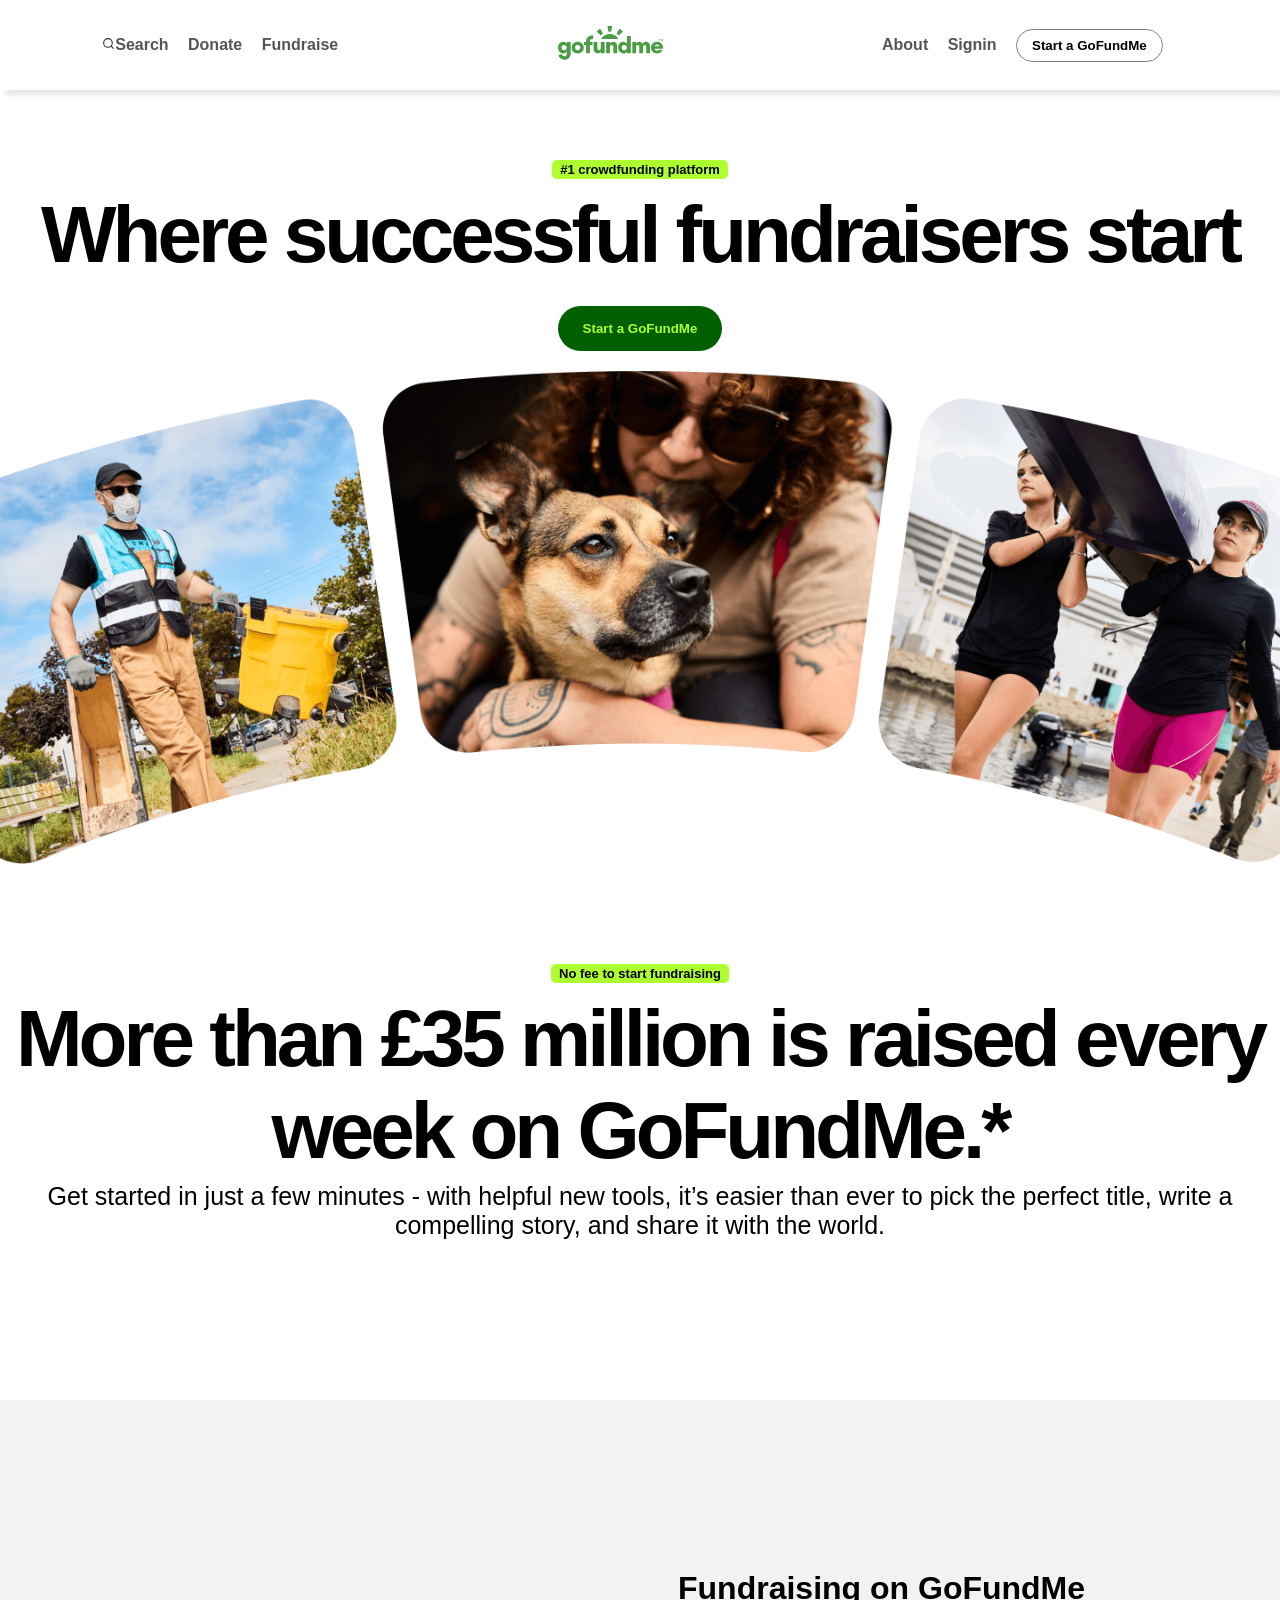
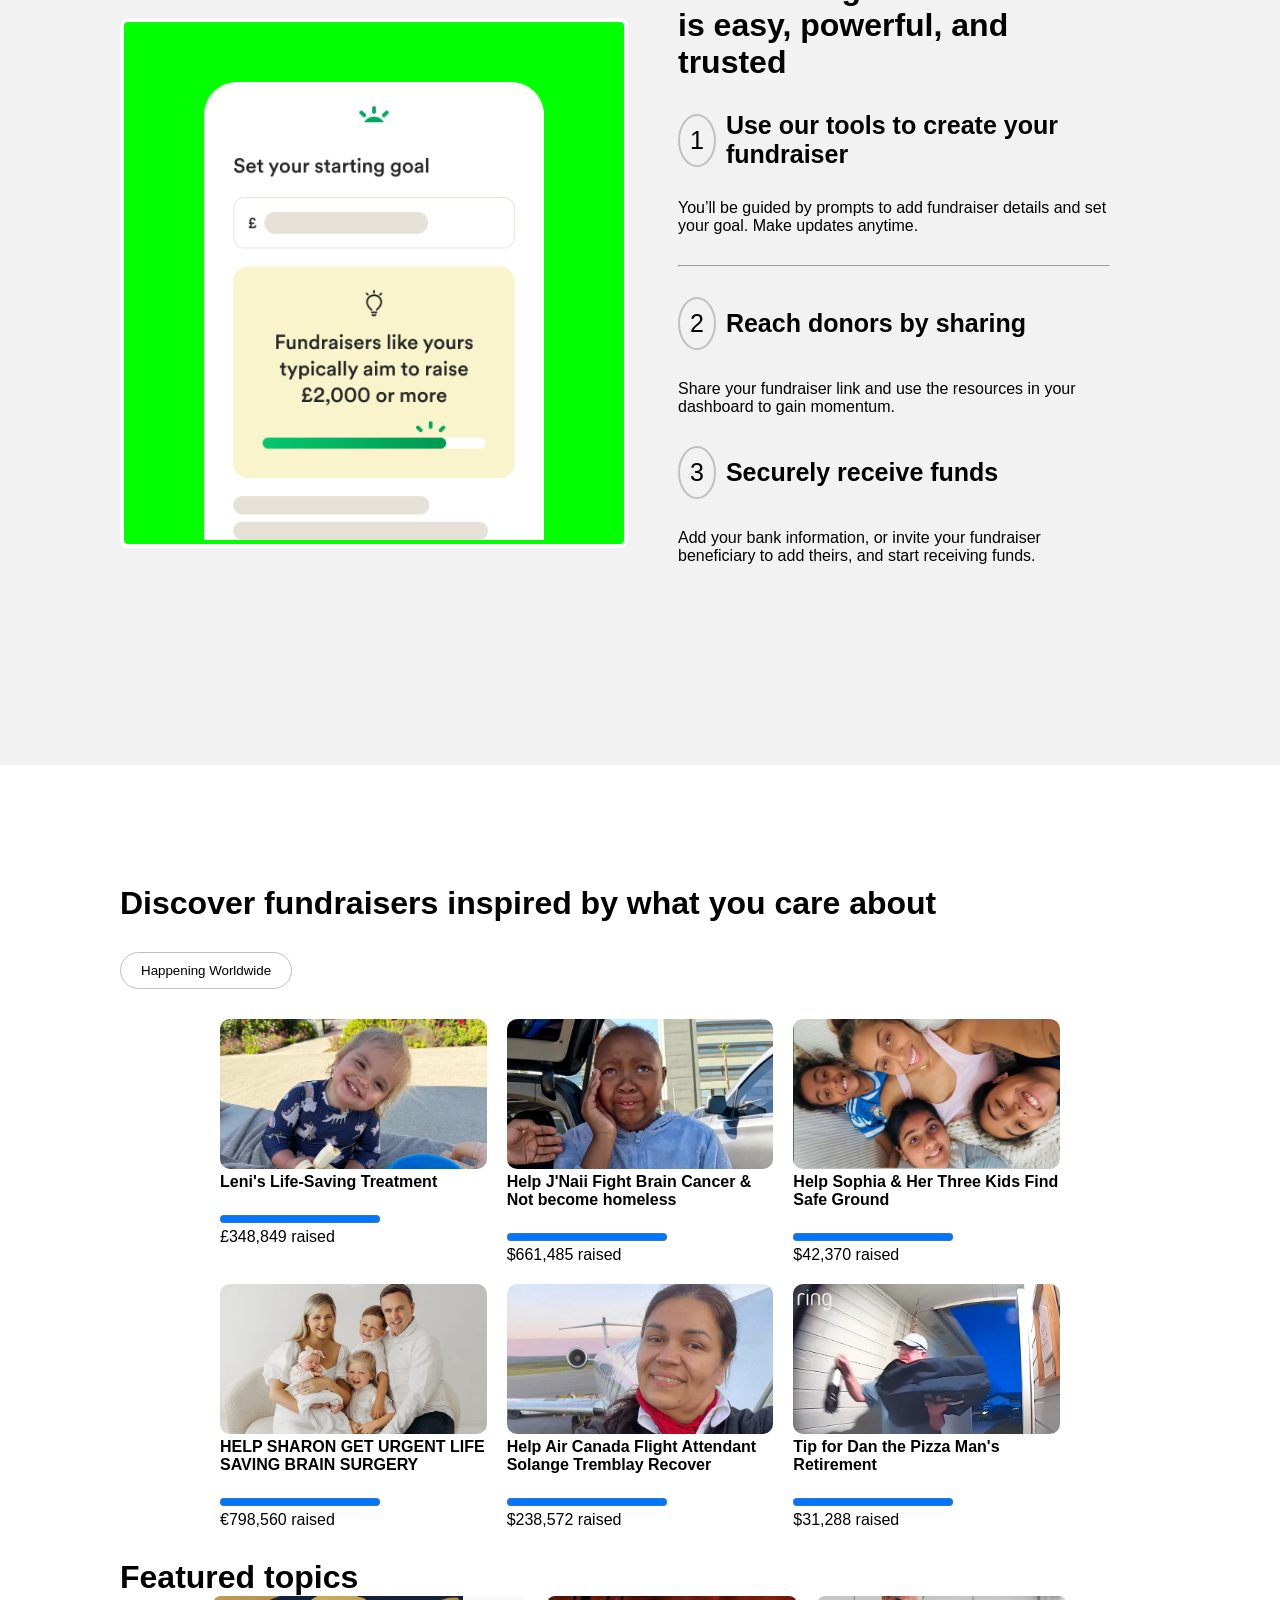
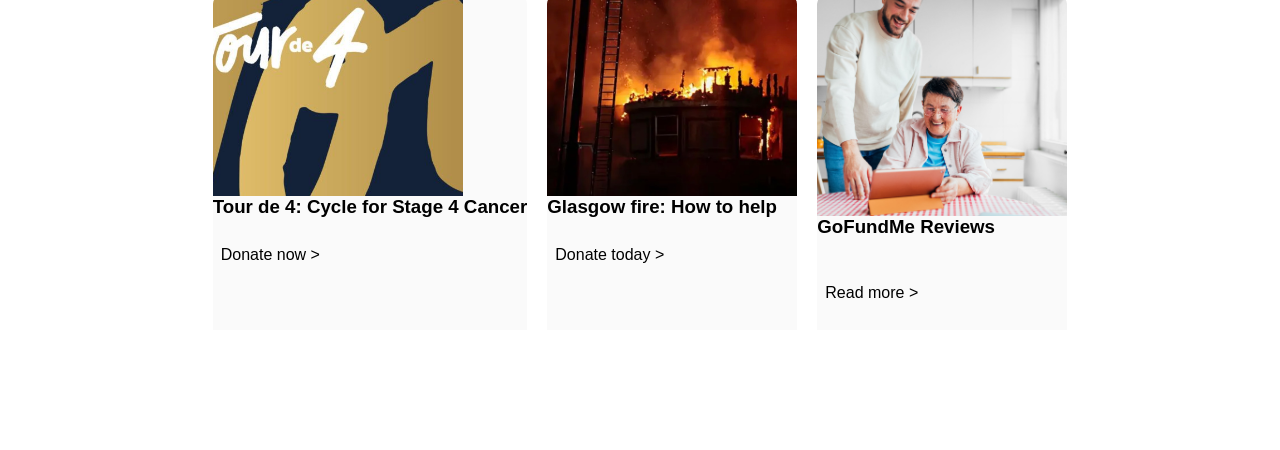
<file: index.html>
<!DOCTYPE html>
<html lang="en">
<head>
    <meta charset="UTF-8">
    <meta name="viewport" content="width=device-width, initial-scale=1.0">
    <title>GoFundMe | The #1 Crowdfunding and Fundraising Platform</title>
    <link rel="stylesheet" href="home.css">
</head>
<body>
    <header class="header">
        <div class="nav">
            <div class="nav-left">
                <a href=""><img src="search.svg" alt="search.svg" width="13px"><span>Search</span></a>
                <a href=""><span>Donate</span></a>
                <a href=""><span>Fundraise</span></a>
            </div>
            <a href=""><img src="logo.svg" alt=""></a>
            <div class="nav-right">
                <a href=""><span>About</span></a>
                <a href=""><span>Signin</span></a>
                <a href="start.html"><button>Start a GoFundMe</button></a>
            </div>
        </div>
    </header>
    <div class="container1">
        <p class="green">#1 crowdfunding platform</p>
        <h1>Where successful fundraisers start</h1>
        <a href="start.html"><button>Start a GoFundMe</button></a>
        <img src="arc-image.png" alt="arc-image">
        <p class="green">No fee to start fundraising</p>
        <h1>More than £35 million is raised every week on GoFundMe.*</h1>
        <p class="detail">Get started in just a few minutes - with helpful new tools, it’s easier than ever to pick the perfect title, write a compelling story, and share it with the world.</p>
    </div>
    <div class="container2">
        <div class="imgcard">
            <img src="step-1.en-gb.png" alt="step-1">
        </div>
        <div class="detailbox">
            <h1>Fundraising on GoFundMe is easy, powerful, and trusted</h1>
            <div class="details">
                <span class="btn">1</span><span class="detailh">Use our tools to create your fundraiser</span>
            </div>
            <p>You’ll be guided by prompts to add fundraiser details and set your goal. Make updates anytime.</p>
            <hr>
            <div class="details">
                <span class="btn">2</span><span class="detailh">Reach donors by sharing</span>
            </div>
            <p>Share your fundraiser link and use the resources in your dashboard to gain momentum.</p>
            <div class="details">
                <span class="btn">3</span><span class="detailh">Securely receive funds</span>
            </div>
            <p>Add your bank information, or invite your fundraiser beneficiary to add theirs, and start receiving funds.</p>
        </div>
    </div>
    <div class="container3">
        <h1>Discover fundraisers inspired by what you care about</h1>
        <button>Happening Worldwide</button>
        <div class="imgcon">
            <div class="imgbox imgbox1">
                <img src="1.webp" alt="error">
                <h4>Leni's Life-Saving Treatment</h4>
                <progress value="69.7698" id="prog1"></progress>
                <br>
                <label for="prog1">£348,849 raised</label>
            </div>
            <div class="imgbox imgbox2">
                <img src="2.webp" alt="error">
                <h4>Help J'Naii Fight Brain Cancer & Not become homeless</h4>
                <progress value="98.7291" id="prog2"></progress>
                <br>
                <label for="prog2">$661,485 raised</label>
            </div>
            <div class="imgbox imgbox3">
                <img src="3.webp" alt="error">
                <h4>Help Sophia & Her Three Kids Find Safe Ground</h4>
                <progress value="42.37" id="prog3"></progress>
                <br>
                <label for="prog3">$42,370 raised</label>
            </div>
            <div class="imgbox imgbox4">
                <img src="4.webp" alt="error">
                <h4>HELP SHARON GET URGENT LIFE SAVING BRAIN SURGERY</h4>
                <progress value="85.53" id="prog4"></progress>
                <br>
                <label for="prog4">€798,560 raised</label>
            </div>
            <div class="imgbox imgbox5">
                <img src="5.webp" alt="error">
                <h4>Help Air Canada Flight Attendant Solange Tremblay Recover</h4>
                <progress value="95.4288" id="prog5"></progress>
                <br>
                <label for="prog5">$238,572 raised</label>
            </div>
            <div class="imgbox imgbox6">
                <img src="6.webp" alt="error">
                <h4>Tip for Dan the Pizza Man's Retirement</h4>
                <progress value="89.39" id="prog6"></progress>
                <br>
                <label for="prog6">$31,288 raised</label>
            </div>
        </div>
        <div class="topicon">
            <h1>Featured topics</h1>
            <div class="topiconbox">
                <div class="topicbox">
                    <div class="topicbox1"></div>
                    <h3>Tour de 4: Cycle for Stage 4 Cancer</h3>
                    <p>Donate now ></p>
                </div>
                <div class="topicbox">
                    <div class="topicbox2"></div>
                    <h3>Glasgow fire: How to help</h3>
                    <p>Donate today ></p>
                </div>
                <div class="topicbox">
                    <div class="topicbox topicbox3"></div>
                    <h3>GoFundMe Reviews</h3>
                    <br>
                    <p>Read more ></p>
                </div>
            </div>
        </div>
    </div>
</body>
</html>
</file>
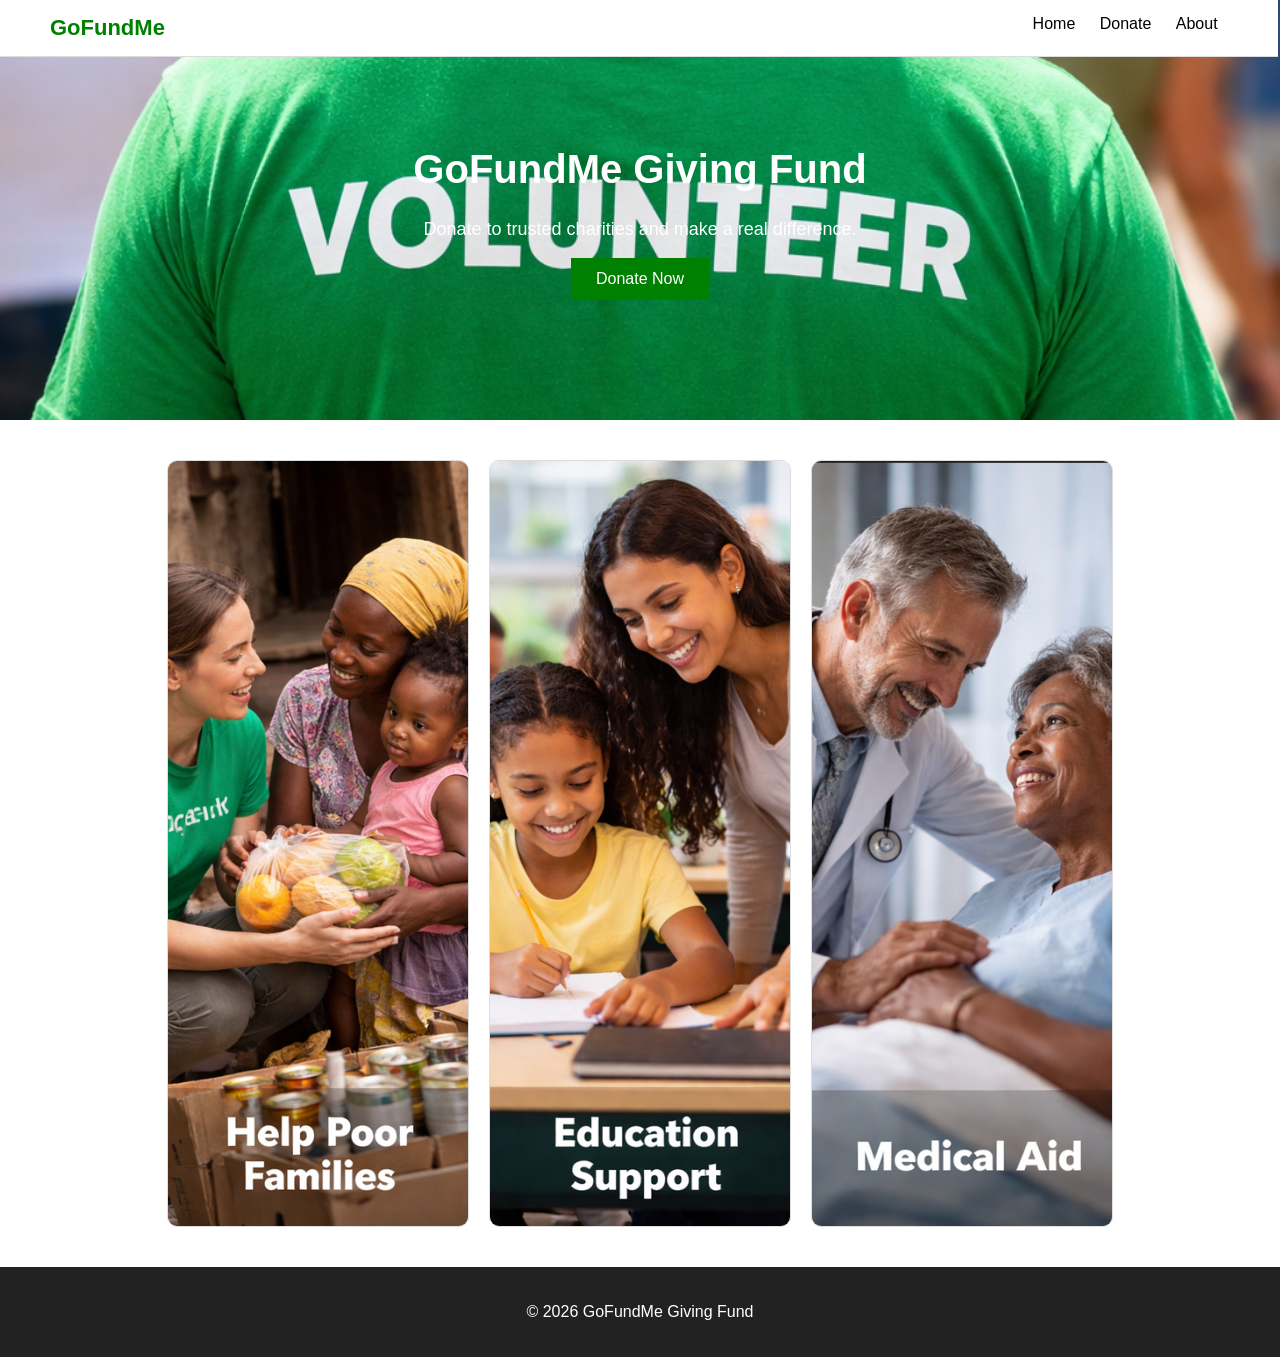
<file: giving.html>
<!DOCTYPE html>
<html lang="en">

<head>
    <meta charset="UTF-8">
    <meta name="viewport" content="width=device-width, initial-scale=1.0">
    <title>Giving Fund - GoFundMe Style</title>

    <style>
        body {
            margin: 0;
            font-family: Arial, sans-serif;
        }

        .navbar {
            display: flex;
            justify-content: space-between;
            padding: 15px 50px;
            background: white;
            border-bottom: 1px solid #ddd;
            position: fixed;
            width: 92%;
        }

        .logo {
            font-size: 22px;
            font-weight: bold;
            text-decoration: none;
            color: green;
        }

        .nav-links a {
            margin: 0 10px;
            text-decoration: none;
            color: black;
        }

        .hero {
            background: url("volunteer.png") no-repeat center/cover;
            color: white;
            text-align: center;
            padding: 120px 20px;
        }

        .hero h1 {
            font-size: 40px;
        }

        .hero p {
            font-size: 18px;
        }

        .hero button {
            background: green;
            color: white;
            padding: 12px 25px;
            border: none;
            font-size: 16px;
            cursor: pointer;
        }

        .cards {
            display: flex;
            justify-content: center;
            gap: 20px;
            padding: 40px;
        }

        .card {
            width: 300px;
            border: 1px solid #ddd;
            border-radius: 10px;
            overflow: hidden;
            text-align: center;
        }

        .card img {
            width: 100%;
            height: 100%;
            object-fit: cover;
        }

        .card h3 {
            padding: 10px;
        }

        .card p {
            padding: 0 10px 20px;
        }

        /* Footer */
        .footer {
            background: #222;
            color: white;
            text-align: center;
            padding: 20px;
        }
    </style>

</head>

<body>

    <div class="navbar">
        <a href="index.html" class="logo">GoFundMe</a>
        <div class="nav-links">
            <a href="index.html">Home</a>
            <a href="start.html">Donate</a>
            <a href="#">About</a>
        </div>
    </div>

    <div class="hero">
        <h1>GoFundMe Giving Fund</h1>
        <p>Donate to trusted charities and make a real difference.</p>
        <a href="start.html">
            <button>Donate Now</button>
        </a>
    </div>

    <div class="cards">

        <div class="card">
            <img src="for1.PNG">
            <h3>Help Poor Families</h3>
            <p>Provide food and shelter for families in need.</p>
        </div>

        <div class="card">
            <img src="for2.PNG">
            <h3>Education Support</h3>
            <p>Help children get access to education.</p>
        </div>

        <div class="card">
            <img src="for 3.PNG">
            <h3>Medical Aid</h3>
            <p>Support patients who cannot afford treatment.</p>
        </div>

    </div>

    <!-- Footer -->
    <div class="footer">
        <p>© 2026 GoFundMe Giving Fund</p>
    </div>

</body>

</html>
</file>
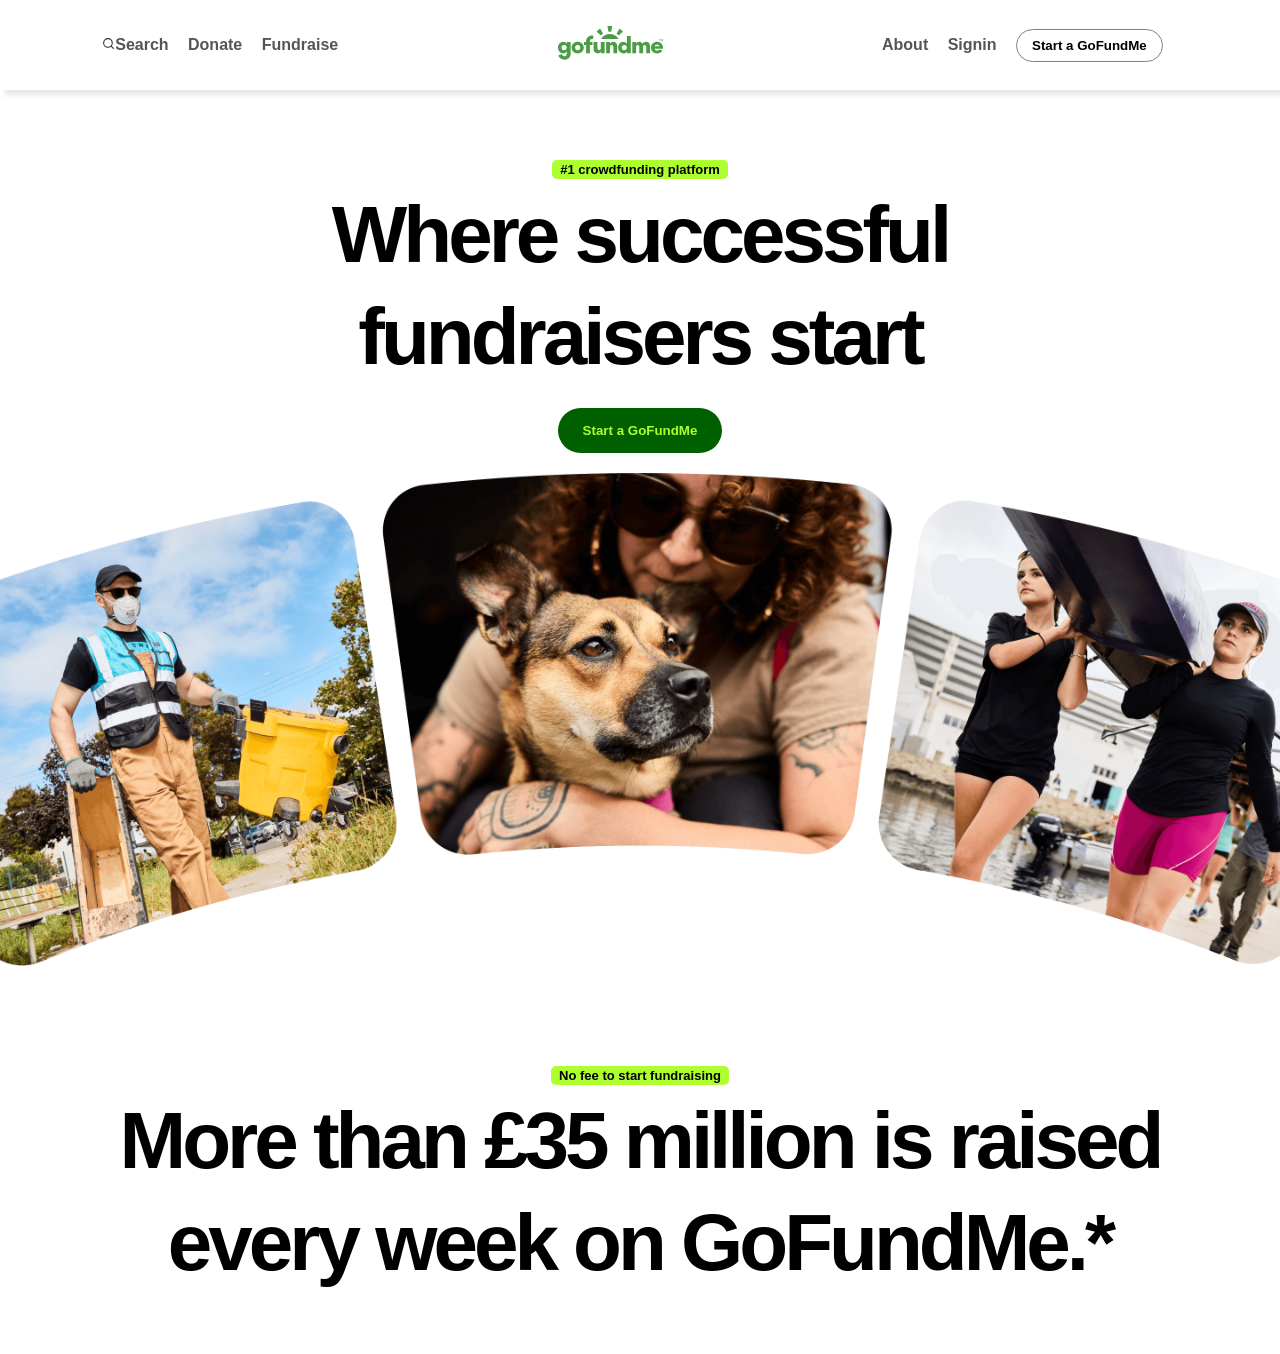
<file: home.html>
<!DOCTYPE html>
<html lang="en">
<head>
    <meta charset="UTF-8">
    <meta name="viewport" content="width=device-width, initial-scale=1.0">
    <title>GoFundMe | The #1 Crowdfunding and Fundraising Platform</title>
    <link rel="stylesheet" href="home.css">
</head>
<body>
    <header class="header">
        <div class="nav">
            <div class="nav-left">
                <a href=""><img src="search.svg" alt="search.svg" width="13px"><span>Search</span></a>
                <a href=""><span>Donate</span></a>
                <a href=""><span>Fundraise</span></a>
            </div>
            <a href=""><img src="logo.svg" alt=""></a>
            <div class="nav-right">
                <a href=""><span>About</span></a>
                <a href=""><span>Signin</span></a>
                <a href=""><button>Start a GoFundMe</button></a>
            </div>
        </div>
        <div class="container1">
            <p class="green">#1 crowdfunding platform</p>
            <h1>Where successful</h1>
            <h1>fundraisers start</h1>
            <button>Start a GoFundMe</button>
            <img src="arc-image.png" alt="arc-image">
            <p class="green">No fee to start fundraising</p>
            <h1>More than £35 million is raised</h1>
            <h1>every week on GoFundMe.*</h1>
        </div>
    </header>
</body>
</html>
</file>
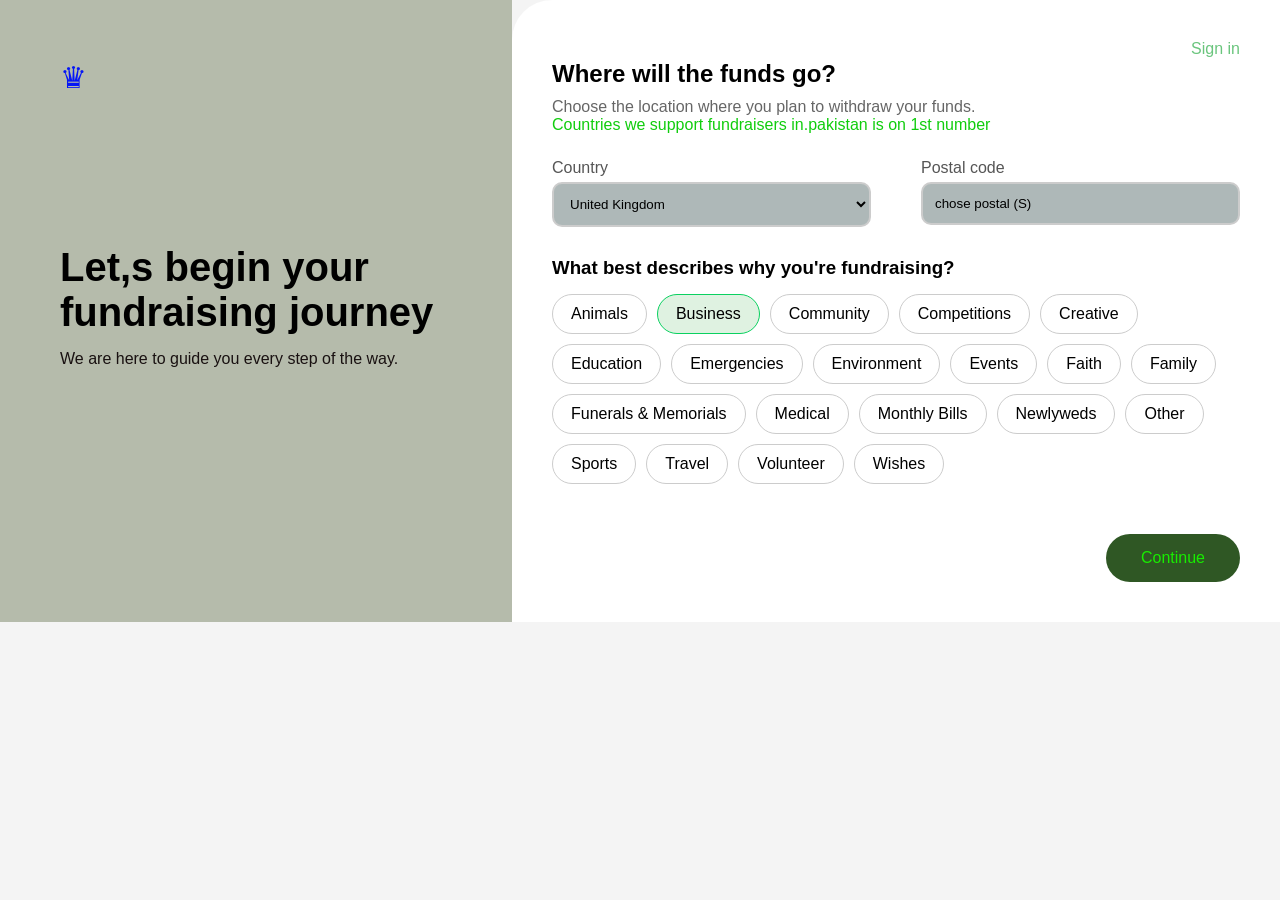
<file: start.html>
<!DOCTYPE html>
<html lang="en">
<head>
<meta charset="UTF-8">
<meta name="viewport" content="width=device-width, initial-scale=1.0">
<title>Fundraising Page</title>
<link rel="stylesheet" href="style.css">
</head>
<body>

<div class="container">

    <div class="left">
        <div class="logo">♛</div>

        <div class="left-side">
            <h1>Let,s begin your <br>fundraising journey</h1>
            <p>We are here to guide you every step of the way.</p>
        </div>
    </div>

    <div class="right">
        <div class="top-bar">
            <a href="giving.html">Sign in</a>
        </div>

        <div class="form-area">

            <h2>Where will the funds go?</h2>
            <p class="sub">
                Choose the location where you plan to withdraw your funds.
                <br>
                <a href="#">Countries we support fundraisers in.pakistan is on 1st number</a>
            </p>

            <div class="input-row">
                <div class="input-box">
                    <label>Country</label>
                    <select>
                        <option>United Kingdom</option>
                        <option>Pakistan</option>
                        <option>United States</option>
                        <option>italy</option>
                    </select>
                </div>

                <div class="input-box">
                    <label>Postal code</label>
                    <input type="text" value="chose postal (S)">
                </div>
            </div>

            <h3>What best describes why you're fundraising?</h3>

            <div class="tags">
                <span>Animals</span>
                <span class="active">Business</span>
                <span>Community</span>
                <span>Competitions</span>
                <span>Creative</span>
                <span>Education</span>
                <span>Emergencies</span>
                <span>Environment</span>
                <span>Events</span>
                <span>Faith</span>
                <span>Family</span>
                <span>Funerals & Memorials</span>
                <span>Medical</span>
                <span>Monthly Bills</span>
                <span>Newlyweds</span>
                <span>Other</span>
                <span>Sports</span>
                <span>Travel</span>
                <span>Volunteer</span>
                <span>Wishes</span>
            </div>

            <div class="bottom">
                <button class="continue-btn">Continue</button>
            </div>

        </div>
    </div>

</div>

</body>
</html>
</file>
<file: home.css>
*{
    margin: 0;
    padding: 0;
}
body{
    font-family: 'Trebuchet MS', 'Lucida Sans Unicode', 'Lucida Grande', 'Lucida Sans', Arial, sans-serif;
}
.nav{
    width: 100%;
    height: 90px;
    background-color: white;
    box-shadow: 5px 5px 5px rgba(0, 0, 0, 0.1);
    position: fixed;
    display: flex;
    justify-content: space-around;
    align-items: center;
}
.nav a{
    text-decoration: none;
    color: #555555;
    font-weight: 600;
    margin-right: 15px;
}
.nav a button{
    padding: 8px 15px;
    border-radius: 20px;
    border: 1px solid gray;
    background-color: white;
    font-weight: bold;
    cursor: pointer;
}
.container1{
    padding: 60px 0;
    display: flex;
    justify-content: center;
    align-items: center;
    flex-direction: column;
}
.container1 .green{
    margin: 100px 0 5px 0;
    background-color: greenyellow;
    border-radius: 5px;
    font-weight: bold;
    font-size: small;
    padding: 2px 8px;
}
.container1 h1{
    margin: 5px 0;
    letter-spacing: -4px;
    font-size: 80px;
    font-weight: 900;
    text-align: center;
}
.container1 button{
    margin: 20px 0;
    padding: 15px 25px;
    background-color: #006000;
    border: none;
    border-radius: 25px;
    font-weight: bolder;
    color: greenyellow;
}
.container1 img{
    width: 100%;
}
.container1 .detail{
    text-align: center;
    font-size: 25px;
    margin-bottom: 100px;
}
.container2{
    height: 100%;
    padding: 120px;
    background-color: #f2f2f2;
    display: flex;
    justify-content: space-between;
    align-items: center;
}
.container2 .imgcard{
    background-color: rgb(2, 255, 2);
    padding: 60px 60px 0 60px;
    border: 4px solid white;
    border-radius: 8px;
}
.container2 .imgcard img{
    width: 380px;
}
.container2 .detailbox{
    margin: 50px;
}
.container2 .detailbox p{
    margin-bottom: 30px;
}
.container2 .detailbox .details{
    margin-top: 30px;
    margin-bottom: 30px;
    display: flex;
    align-items: center;
    flex-direction: row;
}
.container2 .detailbox .details .btn{
    border: 2px solid silver;
    border-radius: 50%;
    padding: 10px;
    margin-right: 10px;
    font-size: 25px;
}
.container2 .detailbox .details .detailh{
    font-size: 25px;
    font-weight: 900;
}
.container3{
    padding: 120px;
}
.container3 button{
    background-color: white;
    margin-top: 30px;
    padding: 10px 20px;
    border: 1px solid silver;
    border-radius: 20px;
}
.container3 .imgcon{
    margin-top: 30px;
    display: flex;
    justify-content: center;
    align-content: center;
    flex-wrap: wrap;
    gap: 20px;
}
.container3 .imgcon .imgbox{
    flex-basis: calc(20%);
}
.container3 .imgcon .imgbox img{
    height: 150px;
    border-radius: 10px;
}
.container3 .imgcon .imgbox progress{
    margin-top: 20px;
}
.container3 .topicon{
    margin-top: 30px;
}
.container3 .topiconbox{
    display: flex;
    justify-content: center;
    align-content: center;
    flex-wrap: wrap;
    gap: 20px;
}
.container3 .topicon .topicbox{
    border-top-left-radius: 8px;
    border-top-right-radius: 8px;
    background-color: rgb(250, 250, 250);
    padding-bottom: 20px;
    overflow: hidden;
}
.container3 .topicon .topicbox1{
    width: 250px;
    height: 200px;
    overflow: hidden;
    background: url("chris-hoy-tour-de-4_ride_-2025-event-header-1024x359-1-aspect-ratio-530-280.jpg");
    background-position: 50%;
    background-size: cover;
}
.container3 .topicon .topicbox2{
    width: 250px;
    height: 200px;
    overflow: hidden;
    background: url("bec100912729_1773036543647921_r.png");
    background-position: 50%;
    background-size: cover;
}
.container3 .topicon .topicbox3{
    width: 250px;
    height: 200px;
    overflow: hidden;
    background: url("Stocksy_txp14a275bcIDw300_Large_3663924-aspect-ratio-460-295.jpg");
    background-position: 50%;
    background-size: cover;
}
.container3 .topicon .topicbox p{
    margin-top: 20px;
    border-radius: 8px;
    padding: 8px;
    cursor: pointer;
}
.container3 .topicon .topicbox p:hover{
    background-color: rgb(255, 255, 255);
}
@media(max-width:800px){
    .nav-left a img{
        width: 20px;
    }
    .nav-left a span,
    .nav-right a span{
        display: none;
    }
    .container1 h1{
        font-size: 50px;
    }
    .container1 .detail{
        font-size: 20px;
    }
    .container2{
        flex-direction: column;
    }
}
</file>
<file: style.css>
* {
    margin: 0;
    padding: 0;
    box-sizing: border-box;
    font-family: Arial, Helvetica, sans-serif;
}

body {
    background: #f4f4f4;
}

.container {
    display: flex;
    height: 100%;
}

.left {
    width: 40%;
    background: #a09f9f;
    padding: 60px;
    position: relative;
    background-color: rgb(181, 187, 171);
}

.logo {
    color: #0616f6;
    font-size: 30px;
}

.left-side {
    margin-top: 150px;
}

.left h1 {
    font-size: 40px;
    margin-bottom: 15px;
}

.left p {
    color: #191111;
}

.right {
    width: 60%;
    background: white;
    border-top-left-radius: 40px;
    padding: 40px;
    position: relative;
}

.top-bar {
    text-align: right;
    margin-bottom: 2px;
}

.top-bar a {
    text-decoration: none;
    color: #6ac57d;
}

.form-area {
    max-width: 700px;
    margin: auto;
}

.form-area h2 {
    margin-bottom: 10px;
}

.sub {
    color: #666666;
    margin-bottom: 25px;
}

.sub a {
    color: #10cd0d;
    text-decoration: none;
}

.input-row {
    display: flex;
    gap: 50px;
    margin-bottom: 30px;
}

.input-box {
    flex: 1;
}

.input-box label {
    display: block;
    margin-bottom: 5px;
    color: #555;
}
.input-box select,
.input-box input {
    width: 100%;
    padding: 12px;
    border-radius: 10px;
    border: 2px solid #ccc;
    background-color:rgb(174, 184, 184)
}

.tags {
    display: flex;
    flex-wrap: wrap;
    gap: 10px;
    margin-top: 15px;
}

.tags span {
    padding: 10px 18px;
    border: 1px solid #ccc;
    border-radius: 25px;
    cursor: pointer;
    background: #fff;
}

.tags span:hover {
    border-color: #1a7f37;
}

.tags .active {
    background: #dff2e1;
    border-color: #0ad160;
}

.bottom {
    margin-top: 50px;
    text-align: right;
}

.continue-btn {
    background: #2f5724;
    color: rgb(24, 237, 0);
    padding: 15px 35px;
    border: none;
    border-radius: 30px;
    font-size: 16px;
    cursor: pointer;
}

.continue-btn:hover {
    background: #16692e;
    border: solid 5px blue;
}
</file>
